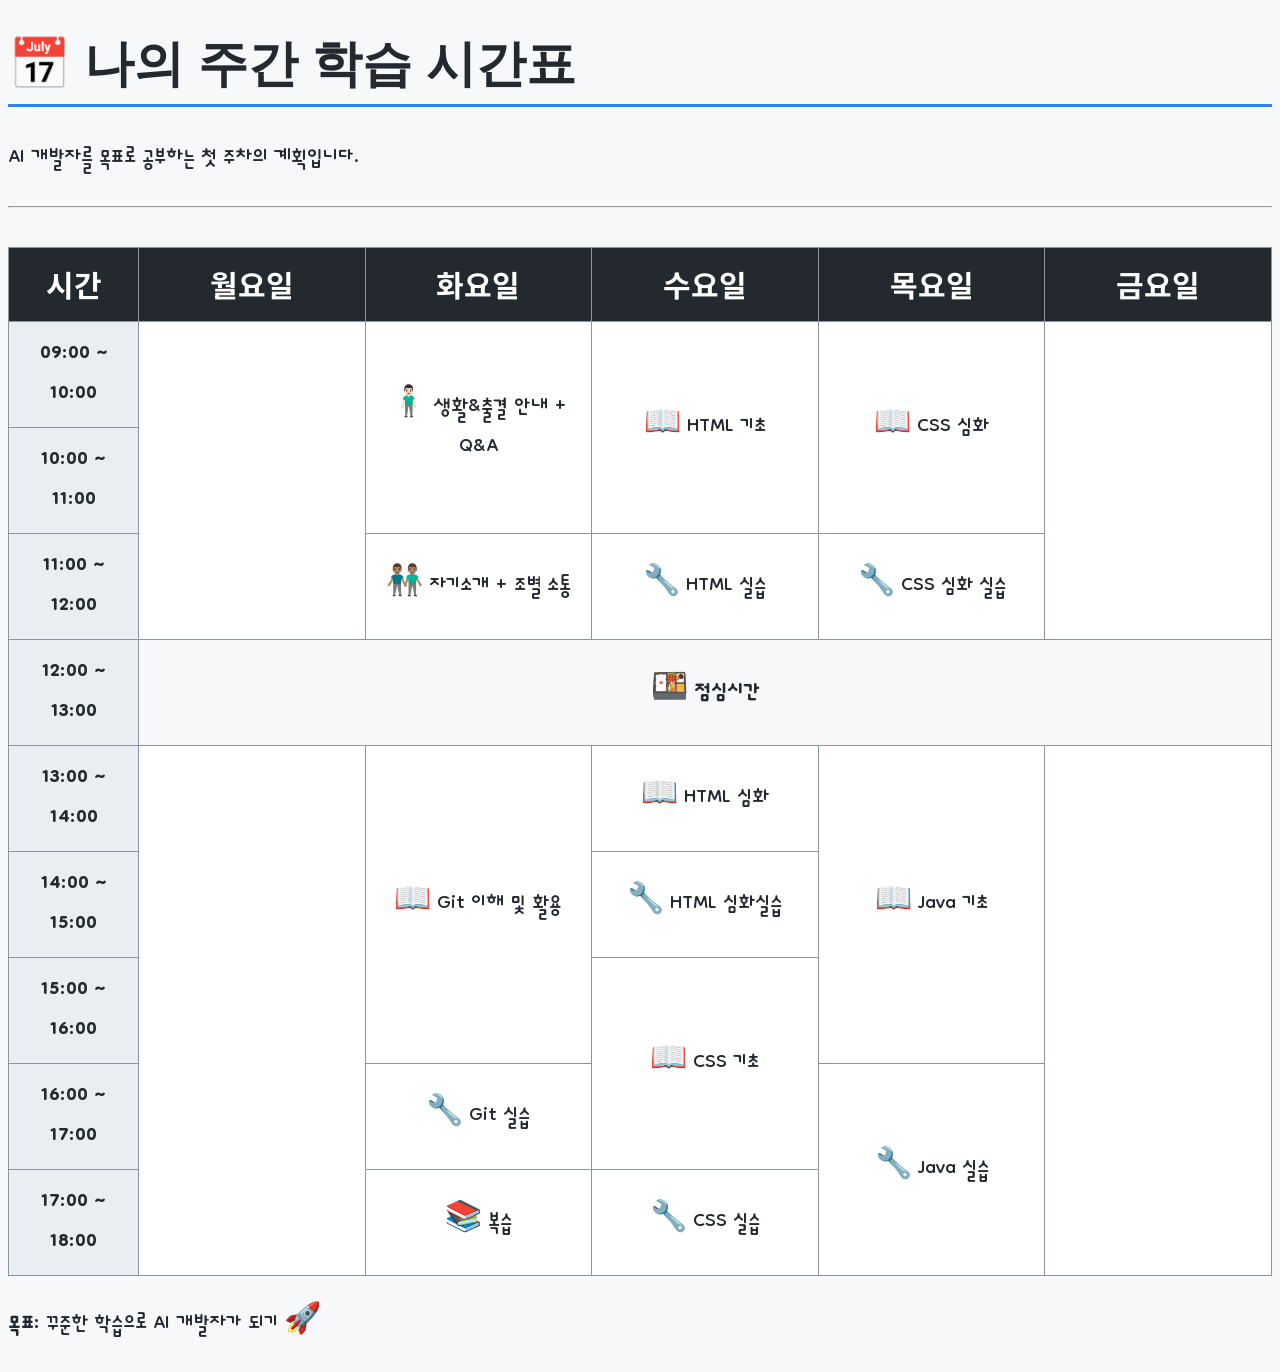
<file: html/myClass.html>
<!DOCTYPE html>
<html lang="ko">

<head>
    <meta charset="UTF-8">
    <title>나의 강의 시간표</title>

    <link rel="stylesheet" href="../css/style.css">
    <meta name="viewport" content="width=device-width, initial-scale=1.0">
</head>

<body>

    <h1>📅 나의 주간 학습 시간표</h1>

    <p>
        AI 개발자를 목표로 공부하는 첫 주차의 계획입니다.
    </p>

    <hr>


    <div class="table-wrapper">
        <table border="1" cellspacing="0" cellpadding="8">

            <thead>
                <tr bgcolor="lightgray">
                    <th>시간</th>
                    <th>월요일</th>
                    <th>화요일</th>
                    <th>수요일</th>
                    <th>목요일</th>
                    <th>금요일</th>
                </tr>
            </thead>

            <tbody>

                <tr>
                    <td bgcolor="lightgray">09:00 ~ 10:00</td>
                    <td rowspan="3"> </td> <!--월요일-->
                    <td rowspan="2">🧍🏻‍♂️ 생활&출결 안내 + Q&A</td>
                    <td rowspan="2">📖 HTML 기초</td>
                    <td rowspan="2">📖 CSS 심화</td>
                    <td rowspan="3"></td>
                </tr>

                <tr>
                    <td bgcolor="lightgray">10:00 ~ 11:00</td>


                </tr>

                <tr>
                    <td bgcolor="lightgray">11:00 ~ 12:00</td>
                    <td>👬🏽 자기소개 + 조별 소통</td>
                    <td>🔧 HTML 실습</td>
                    <td>🔧 CSS 심화 실습</td>
                </tr>

                <tr bgcolor="lightgray">
                    <td bgcolor="lightgray">12:00 ~ 13:00</td>
                    <td colspan="5" align="center">🍱 점심시간</td>
                </tr>

                <tr>
                    <td bgcolor="lightgray">13:00 ~ 14:00</td>
                    <td rowspan="5"></td> <!--월요일-->
                    <td rowspan="3">📖 Git 이해 및 활용</td>
                    <td>📖 HTML 심화</td>
                    <td rowspan="3">📖 Java 기초</td>
                    <td rowspan="5"></td> <!--금요일-->
                </tr>

                <tr>
                    <td bgcolor="lightgray">14:00 ~ 15:00</td>
                    <td>🔧 HTML 심화실습</td>
                </tr>

                <tr>
                    <td bgcolor="lightgray">15:00 ~ 16:00</td>
                    <td rowspan="2">📖 CSS 기초</td>

                </tr>

                <tr>
                    <td bgcolor="lightgray">16:00 ~ 17:00</td>
                    <td>🔧 Git 실습</td>
                    <td rowspan="2">🔧 Java 실습</td>
                </tr>

                <tr>
                    <td bgcolor="lightgray">17:00 ~ 18:00</td>
                    <td>📚 복습</td>
                    <td>🔧 CSS 실습</td>



                </tr>

            </tbody>

        </table>
    </div>


    <p>
        <strong>목표:</strong> 꾸준한 학습으로 AI 개발자가 되기 🚀
    </p>

    <script src="../script/theme.js"></script>

</body>

</html>
</file>
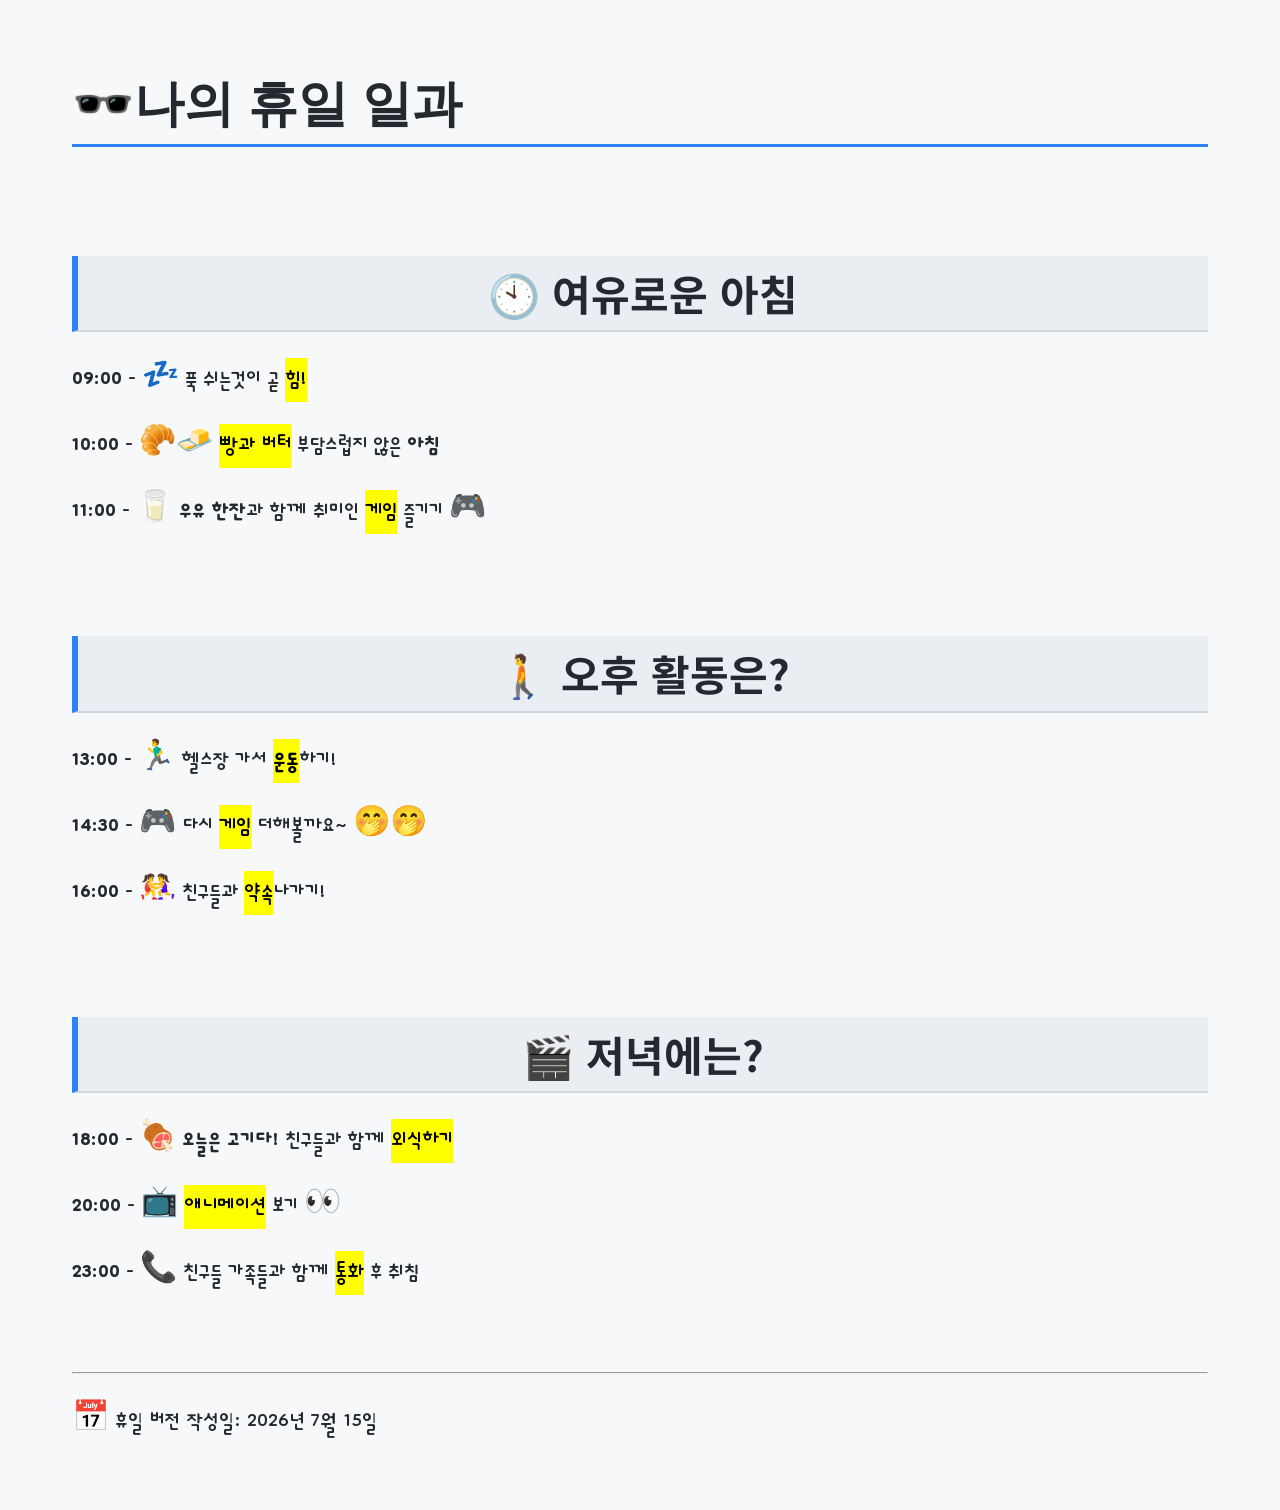
<file: html/myHoliday.html>
<!DOCTYPE html>
<html lang="ko">

<head>
    <meta charset="UTF-8">
    <meta name="viewport" content="width=device-width, initial-scale=1.0">
    <title>신용민의 휴일 일과</title>

    <link rel="stylesheet" href="../css/style.css">
</head>

<body>
    <div class="container">

        <h1> 🕶️나의 휴일 일과</h1>
        <br>

        <h2> 🕙 여유로운 아침 </h2>
        <p><b>09:00</b> - 💤 푹 쉬는것이 곧 <mark>힘!</mark></p>
        <p><b>10:00</b> - 🥐🧈 <mark>빵과 버터</mark> 부담스럽지 않은 <b>아침</b> </p>
        <p><b>11:00</b> - 🥛 <b>우유 한잔</b>과 함께 취미인 <mark>게임</mark> 즐기기 🎮 </p>
        <br>

        <h2> 🚶 오후 활동은? </h2>
        <p><b>13:00</b> - 🏃‍♂️ 헬스장 가서 <b><mark>운동</mark></b>하기!</p>
        <p><b>14:30</b> - 🎮 다시 <mark>게임</mark> 더해볼까요~ 🤭🤭 </p>
        <p><b>16:00</b> - 🤼‍♀️ 친구들과 <mark>약속</mark>나가기! </p>
        <br>

        <h2> 🎬 저녁에는? </h2>
        <p><b>18:00</b> - 🍖 <b>오늘은 고기다!</b> 친구들과 함께 <mark>외식하기</mark></p>
        <p><b>20:00</b> - 📺 <mark>애니메이션</mark> 보기 👀 </p>
        <p><b>23:00</b> - 📞 친구들 가족들과 함께 <mark>통화</mark> 후 취침 </p>
        <br>
        <hr>

        <p>📅 휴일 버전 작성일: 2026년 7월 15일</p>

    </div>

    <script src="../script/theme.js"></script>
</body>

</html>
</file>
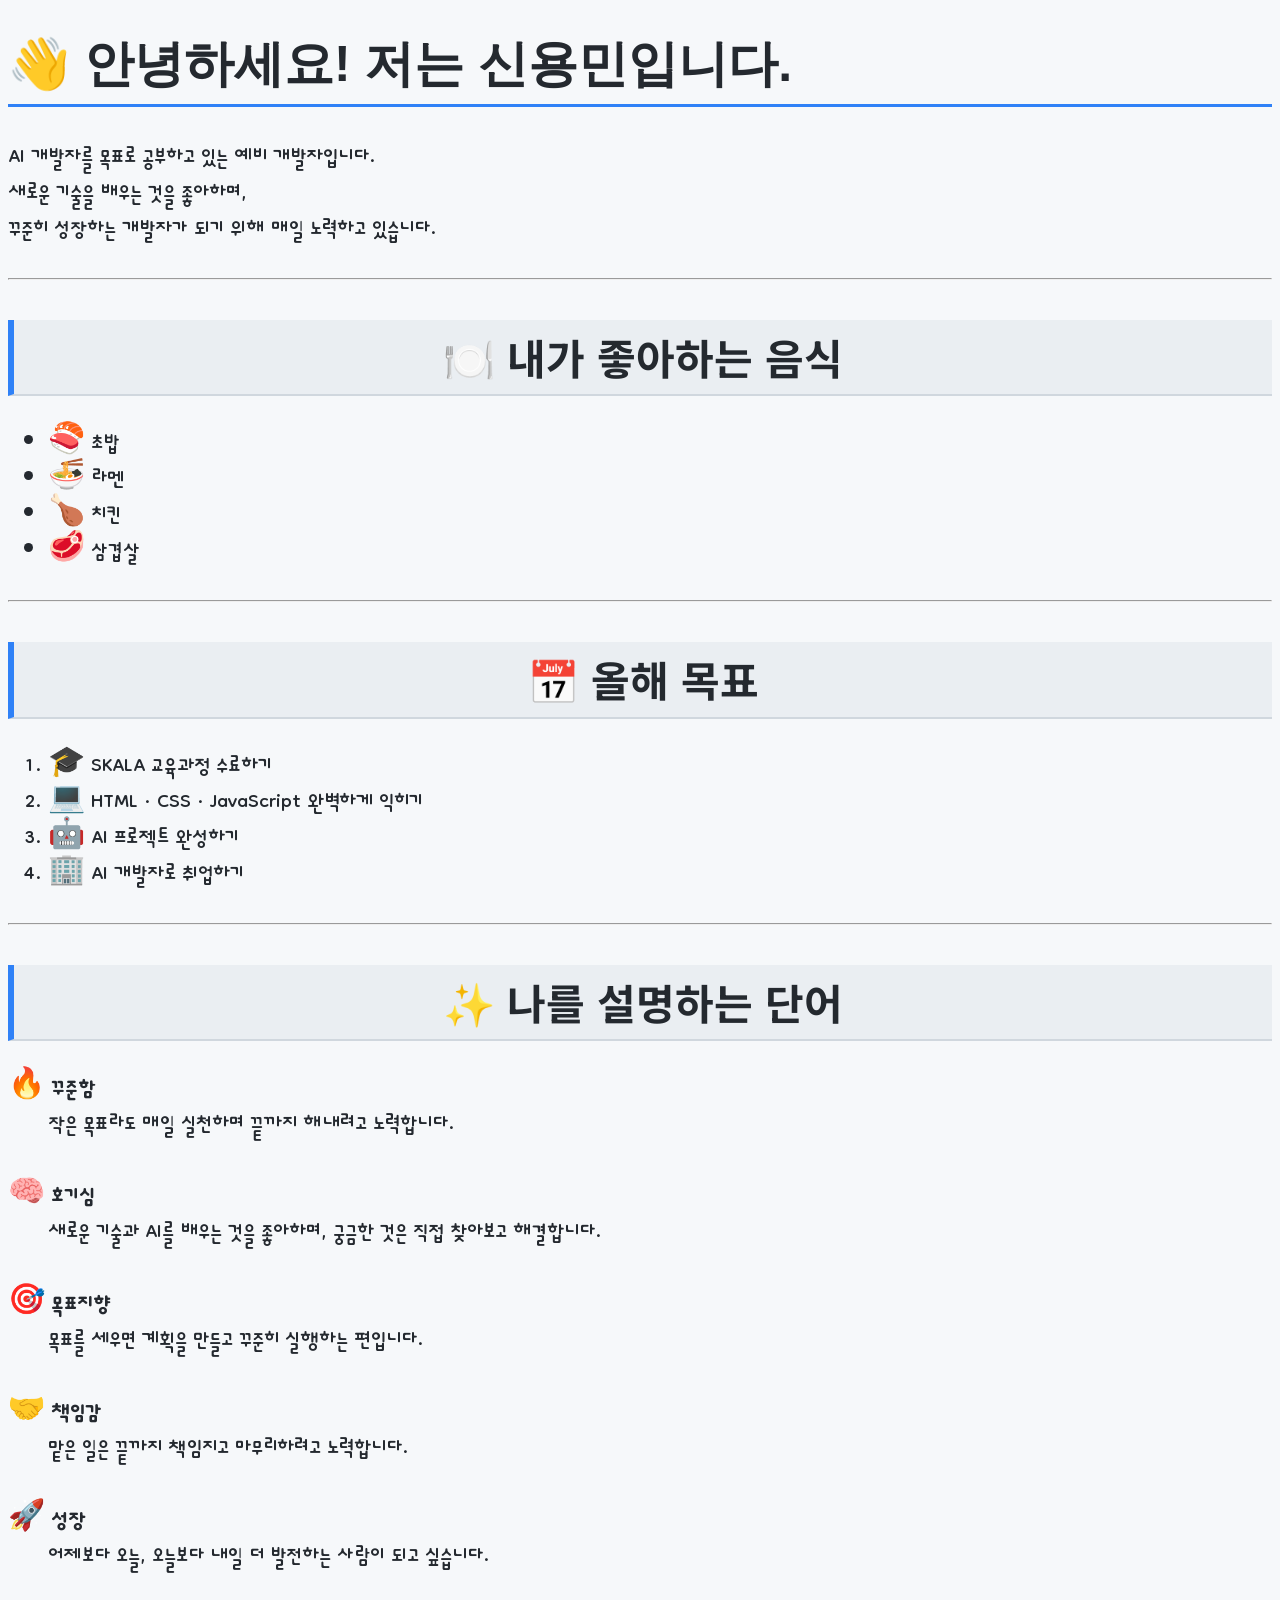
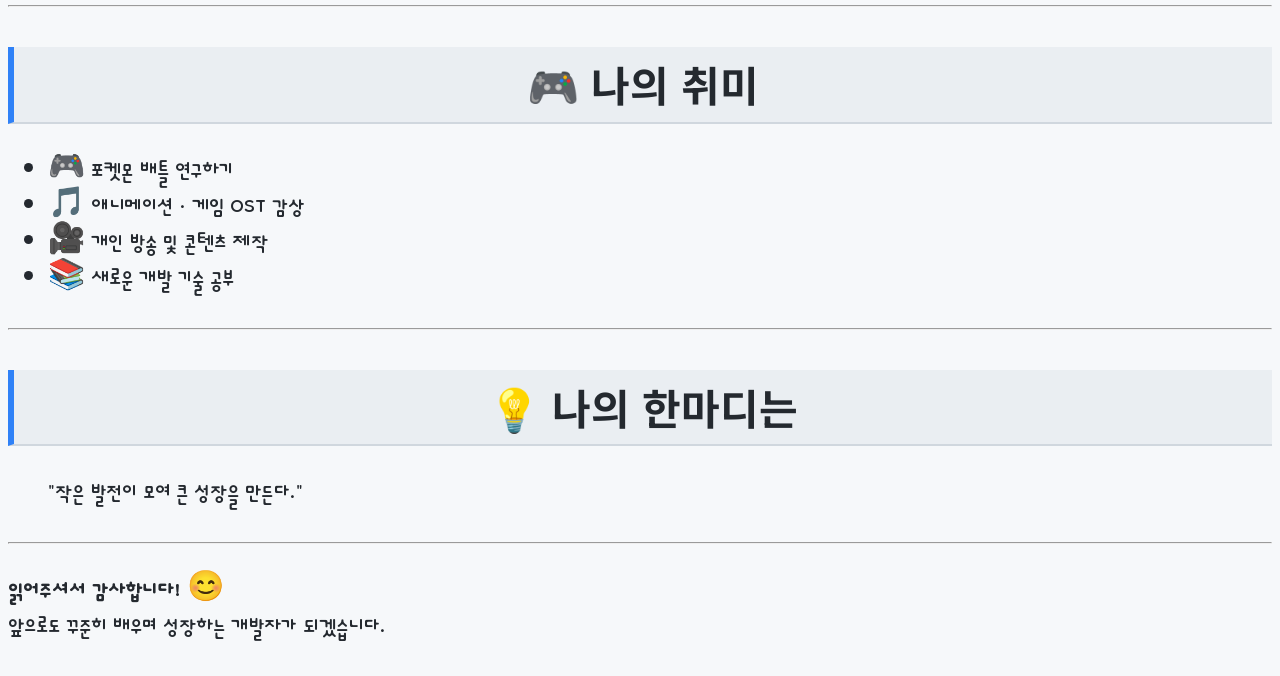
<file: html/myProfile.html>
<!DOCTYPE html>
<html lang="ko">

<head>
    <meta charset="UTF-8">
    <title>My Profile</title>

    <link rel="stylesheet" href="../css/style.css">
    <meta name="viewport" content="width=device-width, initial-scale=1.0">
</head>

<body>

    <h1>👋 안녕하세요! 저는 신용민입니다.</h1>

    <p>
        AI 개발자를 목표로 공부하고 있는 예비 개발자입니다.<br>
        새로운 기술을 배우는 것을 좋아하며,<br>
        꾸준히 성장하는 개발자가 되기 위해 매일 노력하고 있습니다.
    </p>

    <hr>

    <h2>🍽️ 내가 좋아하는 음식</h2>

    <ul>
        <li>🍣 초밥</li>
        <li>🍜 라멘</li>
        <li>🍗 치킨</li>
        <li>🥩 삼겹살</li>
    </ul>

    <hr>

    <h2>📅 올해 목표</h2>

    <ol>
        <li>🎓 SKALA 교육과정 수료하기</li>
        <li>💻 HTML · CSS · JavaScript 완벽하게 익히기</li>
        <li>🤖 AI 프로젝트 완성하기</li>
        <li>🏢 AI 개발자로 취업하기</li>
    </ol>

    <hr>

    <h2>✨ 나를 설명하는 단어</h2>

    <dl>

        <dt><strong>🔥 꾸준함</strong></dt>
        <dd>
            작은 목표라도 매일 실천하며 끝까지 해내려고 노력합니다.
        </dd>

        <br>

        <dt><strong>🧠 호기심</strong></dt>
        <dd>
            새로운 기술과 AI를 배우는 것을 좋아하며,
            궁금한 것은 직접 찾아보고 해결합니다.
        </dd>

        <br>

        <dt><strong>🎯 목표지향</strong></dt>
        <dd>
            목표를 세우면 계획을 만들고 꾸준히 실행하는 편입니다.
        </dd>

        <br>

        <dt><strong>🤝 책임감</strong></dt>
        <dd>
            맡은 일은 끝까지 책임지고 마무리하려고 노력합니다.
        </dd>

        <br>

        <dt><strong>🚀 성장</strong></dt>
        <dd>
            어제보다 오늘, 오늘보다 내일 더 발전하는 사람이 되고 싶습니다.
        </dd>

    </dl>

    <hr>

    <h2>🎮 나의 취미</h2>

    <ul>
        <li>🎮 포켓몬 배틀 연구하기</li>
        <li>🎵 애니메이션 · 게임 OST 감상</li>
        <li>🎥 개인 방송 및 콘텐츠 제작</li>
        <li>📚 새로운 개발 기술 공부</li>
    </ul>

    <hr>

    <h2>💡 나의 한마디는 </h2>

    <blockquote>
        "작은 발전이 모여 큰 성장을 만든다."
    </blockquote>

    <hr>

    <p>
        <strong>읽어주셔서 감사합니다! 😊</strong><br>
        앞으로도 꾸준히 배우며 성장하는 개발자가 되겠습니다.
    </p>

    <script src="../script/theme.js"></script>

</body>

</html>
</file>
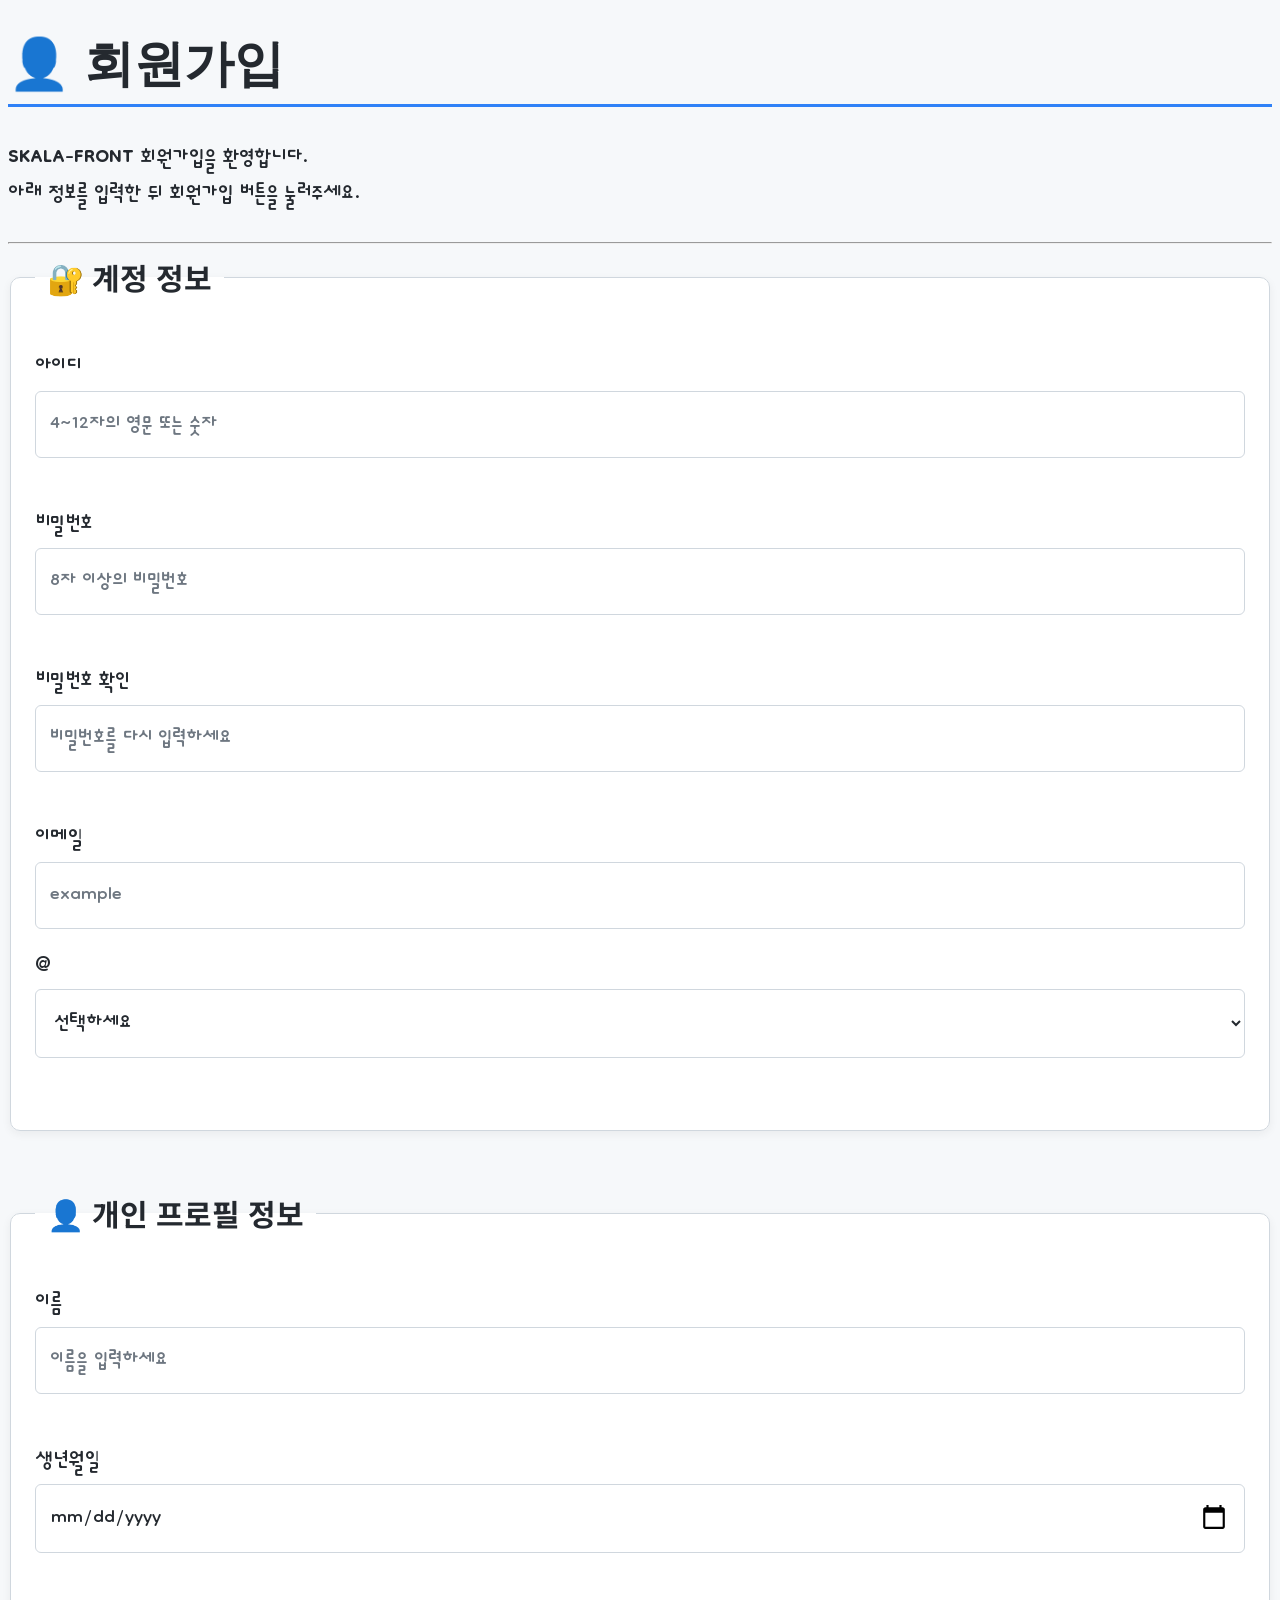
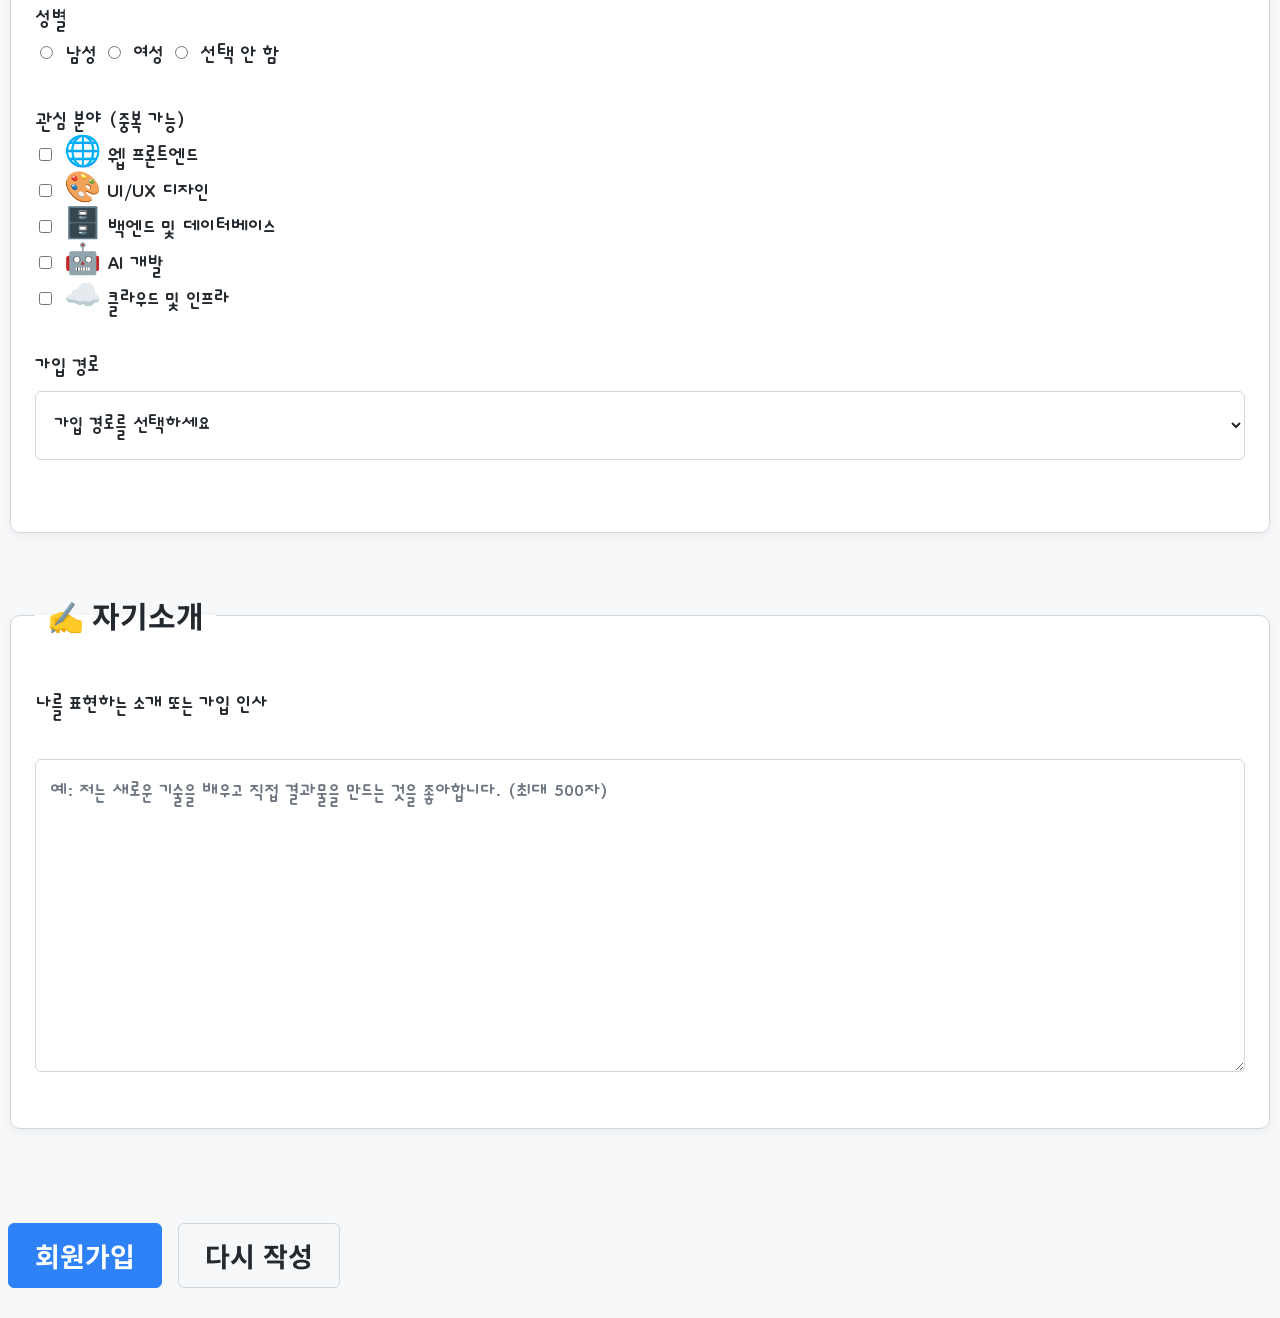
<file: html/signUp.html>
<!DOCTYPE html>
<html lang="ko">

<head>
    <meta charset="UTF-8">
    <meta name="viewport" content="width=device-width, initial-scale=1.0">

    <title>SKALA-FRONT 회원가입</title>

    <link rel="stylesheet" href="../css/style.css">
</head>

<body>

    <h1>👤 회원가입</h1>

    <p>
        <strong>SKALA-FRONT</strong> 회원가입을 환영합니다.<br>
        아래 정보를 입력한 뒤 회원가입 버튼을 눌러주세요.
    </p>

    <hr>

    <form action="signUpResult.html" method="get">

        <!-- 계정 정보 -->
        <fieldset>
            <legend>🔐 계정 정보</legend>

            <p>
                <label for="userId">아이디</label><br>

                <input type="text" id="userId" name="userId" placeholder="4~12자의 영문 또는 숫자" minlength="4" maxlength="12"
                    required>
            </p>

            <p>
                <label for="password">비밀번호</label><br>

                <input type="password" id="password" name="password" placeholder="8자 이상의 비밀번호" minlength="8" required>
            </p>

            <p>
                <label for="passwordCheck">비밀번호 확인</label><br>

                <input type="password" id="passwordCheck" name="passwordCheck" placeholder="비밀번호를 다시 입력하세요"
                    minlength="8" required>
            </p>

            <p>
                <label for="emailId">이메일</label><br>

                <input type="text" id="emailId" name="emailId" placeholder="example" required>

                @

                <select id="emailDomain" name="emailDomain" required>
                    <option value="">선택하세요</option>
                    <option value="gmail.com">gmail.com</option>
                    <option value="naver.com">naver.com</option>
                    <option value="daum.net">daum.net</option>
                    <option value="direct">직접 입력</option>
                </select>
            </p>
        </fieldset>

        <br>

        <!-- 개인 프로필 정보 -->
        <fieldset>
            <legend>👤 개인 프로필 정보</legend>

            <p>
                <label for="userName">이름</label><br>

                <input type="text" id="userName" name="userName" placeholder="이름을 입력하세요" required>
            </p>

            <p>
                <label for="birthDate">생년월일</label><br>

                <input type="date" id="birthDate" name="birthDate" required>
            </p>

            <p>
                <span>성별</span><br>

                <input type="radio" id="male" name="gender" value="male" required>
                <label for="male">남성</label>

                <input type="radio" id="female" name="gender" value="female">
                <label for="female">여성</label>

                <input type="radio" id="none" name="gender" value="none">
                <label for="none">선택 안 함</label>
            </p>

            <p>
                <span>관심 분야 (중복 가능)</span><br>

                <input type="checkbox" id="frontend" name="interest" value="frontend">
                <label for="frontend">🌐 웹 프론트엔드</label><br>

                <input type="checkbox" id="design" name="interest" value="design">
                <label for="design">🎨 UI/UX 디자인</label><br>

                <input type="checkbox" id="backend" name="interest" value="backend">
                <label for="backend">🗄️ 백엔드 및 데이터베이스</label><br>

                <input type="checkbox" id="ai" name="interest" value="ai">
                <label for="ai">🤖 AI 개발</label><br>

                <input type="checkbox" id="cloud" name="interest" value="cloud">
                <label for="cloud">☁️ 클라우드 및 인프라</label>
            </p>

            <p>
                <label for="joinPath">가입 경로</label><br>

                <select id="joinPath" name="joinPath" required>
                    <option value="">가입 경로를 선택하세요</option>
                    <option value="search">검색 엔진</option>
                    <option value="friend">지인 추천</option>
                    <option value="sns">SNS</option>
                    <option value="education">교육 과정 안내</option>
                    <option value="other">기타</option>
                </select>
            </p>
        </fieldset>

        <br>

        <!-- 자기소개 -->
        <fieldset>
            <legend>✍️ 자기소개</legend>

            <p>
                <label for="introduction">
                    나를 표현하는 소개 또는 가입 인사
                </label>
            </p>

            <textarea id="introduction" name="introduction" rows="7" cols="60" maxlength="500"
                placeholder="예: 저는 새로운 기술을 배우고 직접 결과물을 만드는 것을 좋아합니다. (최대 500자)" required></textarea>
        </fieldset>

        <br>

        <!-- 버튼 -->
        <p>
            <input type="submit" class="btn-submit" value="회원가입">

            <input type="reset" class="btn-reset" value="다시 작성">
        </p>

    </form>

    <script src="../script/theme.js"></script>

</body>

</html>
</file>
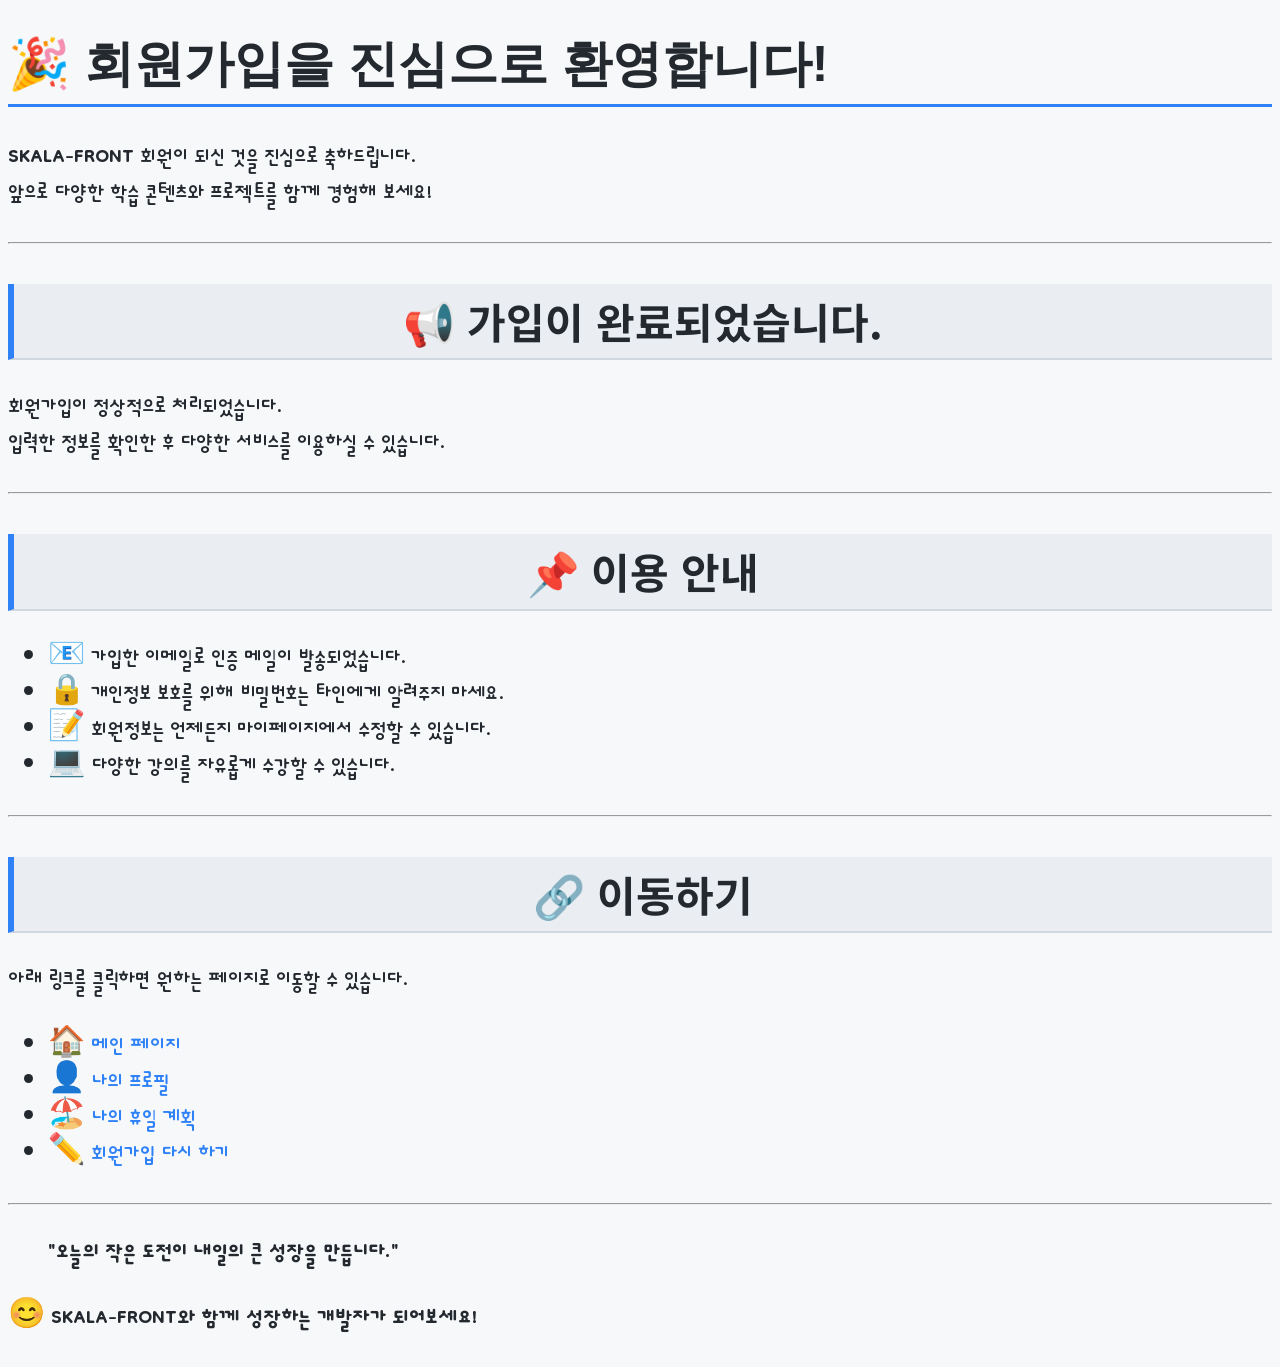
<file: html/signUpResult.html>
<!DOCTYPE html>
<html lang="ko">

<head>
    <meta charset="UTF-8">
    <title>회원가입 완료</title>

    <link rel="stylesheet" href="../css/style.css">
    <meta name="viewport" content="width=device-width, initial-scale=1.0">
</head>

<body>

    <h1>🎉 회원가입을 진심으로 환영합니다!</h1>

    <p>
        <strong>SKALA-FRONT</strong> 회원이 되신 것을 진심으로 축하드립니다.<br>
        앞으로 다양한 학습 콘텐츠와 프로젝트를 함께 경험해 보세요!
    </p>

    <hr>

    <h2>📢 가입이 완료되었습니다.</h2>

    <p>
        회원가입이 정상적으로 처리되었습니다.<br>
        입력한 정보를 확인한 후 다양한 서비스를 이용하실 수 있습니다.
    </p>

    <hr>

    <h2>📌 이용 안내</h2>

    <ul>
        <li>📧 가입한 이메일로 인증 메일이 발송되었습니다.</li>
        <li>🔒 개인정보 보호를 위해 비밀번호는 타인에게 알려주지 마세요.</li>
        <li>📝 회원정보는 언제든지 마이페이지에서 수정할 수 있습니다.</li>
        <li>💻 다양한 강의를 자유롭게 수강할 수 있습니다.</li>
    </ul>

    <hr>

    <h2>🔗 이동하기</h2>

    <p>아래 링크를 클릭하면 원하는 페이지로 이동할 수 있습니다.</p>

    <ul>
        <li><a href="index.html">🏠 메인 페이지</a></li>
        <li><a href="myProfile.html">👤 나의 프로필</a></li>
        <li><a href="myHoliday.html">🏖️ 나의 휴일 계획</a></li>
        <li><a href="signUp.html">✏️ 회원가입 다시 하기</a></li>
    </ul>

    <hr>

    <blockquote>
        <strong>"오늘의 작은 도전이 내일의 큰 성장을 만듭니다."</strong>
    </blockquote>

    <p>
        😊 <strong>SKALA-FRONT와 함께 성장하는 개발자가 되어보세요!</strong>
    </p>

    <script>
        alert("🎉 회원가입을 축하합니다!");
    </script>

    <script src="../script/theme.js"></script>

</body>

</html>
</file>
<file: css/style.css>
@import url('https://fonts.googleapis.com/css2?family=Dongle&display=swap');
@import url('https://fonts.googleapis.com/css2?family=Geist+Pixel&family=Noto+Sans+KR:wght@100..900&display=swap');

body {
    font-family: 'Dongle', sans-serif;
    line-height: 1.2;
    color: #24292F;
    background-color: #F6F8FA;
    font-size: 30px;
}

/* 메인 제목 */
h1 {
    font-family: 'Geist Pixel', sans-serif;
    color: #24292F;
    font-size: 50px;
    padding-bottom: 10px;
    border-bottom: 3px solid #2F81F7;
}

/* 부제목 */
h2 {
    font-family: 'Noto Sans KR', sans-serif;

    color: #24292F;

    font-size: 42px;
    font-weight: 700;

    text-align: center;

    background-color: #EAEEF2;

    padding: 12px 16px;

    border-left: 6px solid #2F81F7;
    border-bottom: 2px solid #D0D7DE;

    margin-top: 40px;
    margin-bottom: 18px;
}

/* 소제목 */
h3 {
    font-family: 'Noto Sans KR', sans-serif;

    color: #24292F;

    font-size: 38px;

    padding-bottom: 5px;

    border-bottom: 2px solid #2F81F7;

    margin-top: 25px;
    margin-bottom: 10px;
}

/* 링크 */
a {
    font-family: 'Dongle', sans-serif;

    color: #2F81F7;

    text-decoration: none;

    transition: all 0.2s ease;
}

/* 링크 Hover */
a:hover {
    color: #1F6FEB;

    text-decoration: underline;
    text-decoration-color: #1F6FEB;
    text-decoration-thickness: 2px;
}

/* ==========================================================================
   [미션 2] 실습과제 박스 모델의 이해
   ========================================================================== */

/* 모든 요소의 크기 계산 방식을 border-box로 통일 */
* {
    box-sizing: border-box;
}

/* 전체 콘텐츠 폭 제한 및 중앙 정렬 */
.container {
    max-width: 1200px;
    margin: 0 auto;
    padding: 32px;
}

/* 여행 앨범 개별 카드 */
.trip-card {
    background-color: #ffffff;
    border: 1px solid #d0d7de;
    border-left: 5px solid #2f81f7;
    border-radius: 10px;

    padding: 22px;
    margin-bottom: 28px;

    box-shadow: 0 3px 10px rgba(31, 35, 40, 0.08);
}

/* 카드 내부 이미지 */
.trip-card img {
    display: block;
    width: 100%;
    max-width: 100%;
    height: auto;

    margin-bottom: 16px;
    border: 1px solid #d8dee4;
    border-radius: 8px;
}

  /* 메인 페이지 대표 사진 반응형 처리 */
  main figure {
      margin-left: 0;
      margin-right: 0;
  }

  main figure img {
      display: block;
      width: 100%;
      max-width: 450px;
      height: auto;

      margin: 0 auto;
  }

/* 여행 영상 */
video {
    width: 450px;
    max-width: 100%;
    height: auto;

    border: 1px solid #d8dee4;
    border-radius: 8px;

    box-shadow: 0 3px 10px rgba(31, 35, 40, 0.08);
}

  /* 작은 화면에서 시간표 가로 스크롤 */
  .table-wrapper {
      width: 100%;
      overflow-x: auto;
      -webkit-overflow-scrolling: touch;
  }

  /* 시간표가 일정 크기 이하로 찌그러지지 않도록 설정 */
  .table-wrapper table {
      width: 100%;
      min-width: 900px;
  }

/* 시간표 테이블 */
table {
    width: 100%;
    margin-top: 24px;

    border-collapse: collapse;
    table-layout: fixed;

    background-color: #ffffff;
    border: 1px solid #8c959f;

    box-shadow: 0 3px 10px rgba(31, 35, 40, 0.08);
}

/* 시간표의 제목 셀과 일반 셀 */
th,
td {
    padding: 12px 10px;

    border: 1px solid #8c959f;

    text-align: center;
    vertical-align: middle;

    line-height: 1.35;
    word-break: keep-all;
    overflow-wrap: break-word;
}

/* 시간 헤더 */
th:first-child {
    width: 130px;
    min-width: 130px;
}

/* 시간 열 */
td:first-child {
    width: 130px;
    min-width: 130px;

    background-color: #eaeef2;
    font-weight: 700;
}

/* 요일 열 */
th:not(:first-child) {
    min-width: 150px;
}

/* 시간표 헤더 */
th {
    background-color: #24292f;
    color: #ffffff;

    font-family: 'Noto Sans KR', sans-serif;
    font-weight: 700;
    padding: 16px 10px;
}

/* rowspan, colspan 셀도 가운데 정렬 */
td[rowspan],
td[colspan] {
    vertical-align: middle;
    text-align: center;
}

/* 점심시간처럼 여러 칸을 합친 셀 */
td[colspan] {
    background-color: #f6f8fa;
    font-weight: 700;
}

/* ==========================================================================
   [미션 3] 가독성 높은 회원가입 폼
   ========================================================================== */

/* 입력 항목 그룹 상자 */
fieldset {
    margin-bottom: 28px;
    padding: 24px;

    background-color: #ffffff;
    border: 1px solid #d0d7de;
    border-radius: 10px;

    box-shadow: 0 3px 10px rgba(31, 35, 40, 0.06);
}

/* 그룹 제목 */
legend {
    padding: 0 12px;

    color: #24292f;
    font-family: 'Noto Sans KR', sans-serif;
    font-weight: 700;
}

/* 텍스트형 입력 요소 공통 디자인 */
input[type="text"],
input[type="password"],
input[type="email"],
input[type="date"],
select,
textarea {
    width: 100%;

    margin-top: 6px;
    margin-bottom: 18px;
    padding: 12px 14px;

    color: #24292f;
    background-color: #ffffff;

    border: 1px solid #d0d7de;
    border-radius: 6px;

    font-family: inherit;
    font-size: 0.95em;

    transition:
        border-color 0.2s ease,
        box-shadow 0.2s ease,
        background-color 0.2s ease;
}

/* 입력창을 선택했을 때 */
input[type="text"]:focus,
input[type="password"]:focus,
input[type="email"]:focus,
input[type="date"]:focus,
select:focus,
textarea:focus {
    outline: none;

    border-color: #2f81f7;
    box-shadow: 0 0 0 3px rgba(47, 129, 247, 0.18);
    background-color: #f6f8fa;
}

/* 입력 안내 문구 색상 */
input::placeholder,
textarea::placeholder {
    color: #6e7781;
}

/* 라디오 버튼과 체크박스 */
input[type="radio"],
input[type="checkbox"] {
    width: auto;
    margin-right: 6px;

    accent-color: #2f81f7;
    cursor: pointer;
}

/* 라디오·체크박스 옆의 글자도 클릭 가능하다는 느낌 */
input[type="radio"]+label,
input[type="checkbox"]+label {
    cursor: pointer;
}

/* 자기소개 입력창 */
textarea {
    min-height: 140px;
    resize: vertical;
}

/* 버튼 공통 디자인 */
.btn-submit,
.btn-reset {
    padding: 12px 26px;
    margin-right: 10px;

    border: 1px solid transparent;
    border-radius: 6px;

    font-family: 'Noto Sans KR', sans-serif;
    font-size: 0.9em;
    font-weight: 700;

    cursor: pointer;

    transition:
        background-color 0.2s ease,
        border-color 0.2s ease,
        color 0.2s ease,
        transform 0.2s ease,
        box-shadow 0.2s ease;
}

/* 회원가입 버튼 */
.btn-submit {
    color: #ffffff;
    background-color: #2f81f7;
    border-color: #2f81f7;
}

/* 회원가입 버튼 hover */
.btn-submit:hover {
    background-color: #1f6feb;
    border-color: #1f6feb;

    transform: translateY(-2px);
    box-shadow: 0 5px 12px rgba(47, 129, 247, 0.25);
}

/* 다시 작성 버튼 */
.btn-reset {
    color: #24292f;
    background-color: #f6f8fa;
    border-color: #d0d7de;
}

/* 다시 작성 버튼 hover */
.btn-reset:hover {
    background-color: #eaeef2;
    border-color: #8c959f;

    transform: translateY(-2px);
    box-shadow: 0 5px 12px rgba(31, 35, 40, 0.12);
}

/* 버튼을 누르는 순간 */
.btn-submit:active,
.btn-reset:active {
    transform: translateY(0);
}

/* ==========================================================================
   [미션 4] 메뉴 바와 여행 앨범 레이아웃
   ========================================================================== */

nav ul {
    display: flex;
    flex-wrap: wrap;
    justify-content: center;
    align-items: stretch;

    gap: 14px;

    margin: 20px 0;
    padding: 20px;

    list-style: none;

    background-color: #ffffff;
    border: 1px solid #d0d7de;
    border-radius: 10px;
}

/* 메뉴를 한 줄에 3개씩 균형 있게 배치 */
nav li {
    flex: 1 1 250px;
    max-width: 340px;
    margin: 0;
}

/* 메뉴 버튼 */
nav a {
    display: flex;
    align-items: center;
    justify-content: center;
    gap: 7px;

    width: 100%;
    min-height: 62px;
    padding: 12px 16px;

    color: #2f81f7;
    background-color: #f6f8fa;

    border: 1px solid #d0d7de;
    border-radius: 8px;

    font-size: 22px;
    font-weight: 700;
    line-height: 1.2;

    text-align: center;
    text-decoration: none;
    white-space: nowrap;
}

/* 여행 앨범 Grid */
.trip-grid-container {
    display: grid;
    grid-template-columns: repeat(3, minmax(0, 1fr));
    gap: 24px;

    margin-top: 24px;
    margin-bottom: 32px;
}

/* figure 기본 여백 제거 */
.trip-card {
    margin: 0;
}

/* 메인 콘텐츠와 사이드바를 가로 배치 */
.content-wrapper {
    display: flex;
    gap: 28px;
    align-items: flex-start;

    margin-top: 24px;
    margin-bottom: 32px;
}

/* 메인 콘텐츠 영역 */
main {
    flex: 7;
    min-width: 0;

    padding: 24px;

    background-color: #ffffff;
    border: 1px solid #d0d7de;
    border-radius: 10px;

    box-shadow: 0 3px 10px rgba(31, 35, 40, 0.06);
}

/* 사이드바 영역 */
aside {
    flex: 3;
    min-width: 240px;

    padding: 22px;

    color: #24292f;
    background-color: #f6f8fa;

    border: 1px solid #d0d7de;
    border-radius: 10px;

    box-shadow: 0 3px 10px rgba(31, 35, 40, 0.06);
}

/* ==========================================================================
   사이드바 제목
   ========================================================================== */

aside h2,
aside h3 {
    font-family: 'Noto Sans KR', sans-serif;

    color: #24292F;

    font-size: 24px;
    font-weight: 700;
    line-height: 1.3;

    text-align: center;

    background-color: #EAEEF2;

    padding: 10px 12px;

    border-left: 6px solid #2F81F7;
    border-bottom: 2px solid #D0D7DE;

    border-radius: 6px;

    margin-bottom: 18px;

    display: flex;

    justify-content: center;

    align-items: center;

    gap: 8px;
}

aside h2 {
    margin-top: 0;
}

aside h3 {
    margin-top: 28px;
}

/* ==========================================================================
   [미션 5] 반응형 미디어 쿼리
   ========================================================================== */

@media (max-width: 768px) {

    /* 전체 콘텐츠 여백 */
    .container {
        padding: 16px;
    }

    /* 제목 크기 */
    h1 {
        font-size: 36px;
    }

    h2 {
        font-size: 24px;
        margin-top: 28px;
    }

    h3 {
        font-size: 20px;
    }

    /* 좁은 사이드바 안의 제목 */
    aside h2,
    aside h3 {
        font-size: 20px;
        padding: 8px 10px;
    }

    aside h2 {
        margin-top: 0;
    }

    aside h3 {
        margin-top: 22px;
    }

    /* 메인 메뉴를 1열로 배치 */
    nav ul {
        flex-direction: column;
        align-items: stretch;

        gap: 10px;
        padding: 12px;
    }

    nav li {
        width: 100%;
        max-width: none;
    }

    nav a {
        display: flex;
        align-items: center;
        justify-content: center;

        width: 100%;
        min-height: auto;
        padding: 10px 14px;

        font-size: 22px;
        text-align: center;
    }

    /* 본문과 사이드바를 세로 배치 */
    .content-wrapper {
        flex-direction: column;

        gap: 20px;
        margin-top: 18px;
        margin-bottom: 24px;
    }

    main,
    aside {
        width: 100%;
        min-width: 0;
        padding: 18px;
    }

    /* 여행 앨범 1열 */
    .trip-grid-container {
        grid-template-columns: 1fr;

        gap: 18px;
        margin-top: 18px;
        margin-bottom: 24px;
    }

    /* 시간표 */
    table {
        font-size: 22px;
    }

    th,
    td {
        padding: 8px;
    }

    /* 입력창 */
    input[type="text"],
    input[type="password"],
    input[type="email"],
    input[type="date"],
    select,
    textarea {
        font-size: 0.85em;
    }

    /* 회원가입 버튼 */
    .btn-submit,
    .btn-reset {
        width: 100%;
        margin-right: 0;
        margin-bottom: 10px;
    }
}

/* ==========================================================================
   [미션 6] 부드러운 전환(Transitions) 및 등장 애니메이션(Animations)
   ========================================================================== */

/* --------------------------------------------------------------------------
   1. 메뉴 바 링크 호버 효과
   -------------------------------------------------------------------------- */

nav a {
    /* 색상, 테두리, 위치, 그림자가 자연스럽게 변하도록 설정 */
    transition:
        background-color 0.3s ease,
        color 0.3s ease,
        border-color 0.3s ease,
        transform 0.3s ease,
        box-shadow 0.3s ease;
}

/* 메뉴에 마우스를 올렸을 때 */
nav a:hover {
    color: #ffffff;
    background-color: #2f81f7;
    border-color: #2f81f7;

    text-decoration: none;

    transform: translateY(-2px);
    box-shadow: 0 5px 12px rgba(47, 129, 247, 0.22);
}


/* --------------------------------------------------------------------------
   2. 회원가입 및 다시 작성 버튼 호버 효과
   -------------------------------------------------------------------------- */

.btn-submit,
.btn-reset {
    transition:
        background-color 0.2s ease,
        color 0.2s ease,
        border-color 0.2s ease,
        transform 0.2s ease,
        box-shadow 0.2s ease;
}

/* 회원가입 버튼 hover */
.btn-submit:hover {
    color: #ffffff;
    background-color: #1f6feb;
    border-color: #1f6feb;

    transform: translateY(-2px);
    box-shadow: 0 5px 12px rgba(47, 129, 247, 0.25);
}

/* 다시 작성 버튼 hover */
.btn-reset:hover {
    color: #24292f;
    background-color: #eaeef2;
    border-color: #8c959f;

    transform: translateY(-2px);
    box-shadow: 0 5px 12px rgba(31, 35, 40, 0.12);
}

/* 버튼을 실제로 누르는 순간 */
.btn-submit:active,
.btn-reset:active {
    transform: translateY(0);
    box-shadow: none;
}


/* --------------------------------------------------------------------------
   3. 여행 카드가 둥실 떠오르는 효과
   -------------------------------------------------------------------------- */

.trip-card {
    transition:
        transform 0.3s ease,
        box-shadow 0.3s ease,
        border-color 0.3s ease;
}

/* 여행 카드 hover */
.trip-card:hover {
    transform: translateY(-8px);
    border-color: #2f81f7;

    box-shadow: 0 12px 24px rgba(31, 35, 40, 0.16);
}

/* 시간표 셀 전환 효과 */
tbody td {
    transition:
        background-color 0.2s ease,
        box-shadow 0.2s ease;
}

/* 시간표 셀 hover */
tbody td:hover {
    background-color: #eef6ff;
    box-shadow: inset 0 0 0 2px #2f81f7;
}

/* --------------------------------------------------------------------------
   4. 메인 페이지 제목 등장 애니메이션
   -------------------------------------------------------------------------- */

@keyframes fadeInUp {
    from {
        opacity: 0;
        transform: translateY(20px);
    }

    to {
        opacity: 1;
        transform: translateY(0);
    }
}

/* index.html의 header 안 h1에 적용 */
header h1 {
    animation: fadeInUp 0.8s ease-out forwards;
}

  /* ==========================================================================
     [No 미션] JavaScript 실습 사이드바
     ========================================================================== */

  /* JavaScript 실습 사이드바 제목 */
  .sidebar-title {
      width: 100%;
      margin-top: 0;
      margin-bottom: 20px;
  }

  /* 사이드바 기능 카드 공통 디자인 */
  .game-section,
  .grade-section,
  .bag-section,
  .weather-section {
      display: flex;
      flex-direction: column;
      align-items: center;
      gap: 4px;

      width: 100%;
      margin: 0 0 20px;
      padding: 16px;

      background-color: #ffffff;
      border: 1px solid #d0d7de;
      border-radius: 12px;

      box-shadow: 0 3px 10px rgba(31, 35, 40, 0.08);
  }

  /* 마지막 카드 아래 여백 제거 */
  aside section:last-child {
      margin-bottom: 0;
  }

  /* 기능별 카드 왼쪽 테두리 */
  .game-section {
      border-left: 5px solid #2f81f7;
  }

  .grade-section {
      border-left: 5px solid #f97316;
  }

  .bag-section {
      border-left: 5px solid #168f50;
  }

  .weather-section {
      border-left: 5px solid #8b5cf6;
  }

  /* 사이드바 카드 제목 */
  .game-section h3,
  .grade-section h3,
  .bag-section h3,
  .weather-section h3 {
      width: 100%;
      margin-top: 0;
      margin-bottom: 12px;
  }

  /* 사이드바 안내 문구 */
  .game-section p,
  .grade-section p,
  .bag-section p,
  .weather-section p {
      margin: 8px 0 12px;
      padding: 0;

      color: #24292f;
      background: none;
      border: none;

      text-align: center;
      line-height: 1.4;
      font-weight: 700;
  }

  /* ==========================================================================
     게임 시작 버튼
     ========================================================================== */

  .game-section .game-button {
      width: 72%;
      padding: 10px 14px;

      color: #ffffff;
      background: linear-gradient(135deg, #2f81f7, #1f6feb);

      border: 1px solid #1f6feb;
      border-radius: 14px;

      font-family: 'Geist Pixel', sans-serif;
      font-size: 19px;
      font-weight: 700;
      letter-spacing: 0.5px;

      cursor: pointer;

      box-shadow:
          0 4px 10px rgba(47, 129, 247, 0.24),
          inset 0 1px 0 rgba(255, 255, 255, 0.25);

      transition:
          transform 0.2s ease,
          box-shadow 0.2s ease,
          filter 0.2s ease;
  }

  .game-section .game-button:hover {
      transform: translateY(-3px) scale(1.02);
      filter: brightness(1.06);

      box-shadow:
          0 8px 16px rgba(47, 129, 247, 0.32),
          inset 0 1px 0 rgba(255, 255, 255, 0.3);
  }

  .game-section .game-button:active {
      transform: translateY(1px) scale(0.98);

      box-shadow:
          0 2px 5px rgba(47, 129, 247, 0.2),
          inset 0 2px 4px rgba(0, 0, 0, 0.12);
  }

  /* ==========================================================================
     성적 확인 버튼
     ========================================================================== */

  .grade-section .grade-button {
      width: 72%;
      padding: 10px 14px;

      color: #ffffff;
      background: linear-gradient(135deg, #ff9f43, #f97316);

      border: 1px solid #ea580c;
      border-radius: 14px;

      font-family: 'Noto Sans KR', sans-serif;
      font-size: 18px;
      font-weight: 700;
      letter-spacing: 0.5px;

      cursor: pointer;

      box-shadow:
          0 4px 10px rgba(249, 115, 22, 0.3),
          inset 0 1px 0 rgba(255, 255, 255, 0.25);

      transition:
          transform 0.2s ease,
          box-shadow 0.2s ease,
          filter 0.2s ease;
  }

  .grade-section .grade-button:hover {
      color: #ffffff;
      background: linear-gradient(135deg, #ffb45e, #fb7c25);
      border-color: #ea580c;

      transform: translateY(-3px) scale(1.02);
      filter: brightness(1.05);

      box-shadow:
          0 8px 16px rgba(249, 115, 22, 0.38),
          inset 0 1px 0 rgba(255, 255, 255, 0.3);
  }

  .grade-section .grade-button:active {
      transform: translateY(1px) scale(0.98);

      box-shadow:
          0 2px 5px rgba(249, 115, 22, 0.25),
          inset 0 2px 4px rgba(0, 0, 0, 0.12);
  }

  /* ==========================================================================
     가방 열기 버튼
     ========================================================================== */

  .bag-section .bag-button {
      width: 72%;
      padding: 10px 14px;

      color: #ffffff;
      background: linear-gradient(135deg, #2fbf71, #168f50);

      border: 1px solid #168f50;
      border-radius: 14px;

      font-family: 'Noto Sans KR', sans-serif;
      font-size: 18px;
      font-weight: 700;
      letter-spacing: 0.5px;

      cursor: pointer;

      box-shadow:
          0 4px 10px rgba(22, 143, 80, 0.3),
          inset 0 1px 0 rgba(255, 255, 255, 0.25);

      transition:
          transform 0.2s ease,
          box-shadow 0.2s ease,
          filter 0.2s ease;
  }

  .bag-section .bag-button:hover {
      transform: translateY(-3px) scale(1.02);
      filter: brightness(1.08);

      box-shadow:
          0 8px 16px rgba(22, 143, 80, 0.38),
          inset 0 1px 0 rgba(255, 255, 255, 0.3);
  }

  .bag-section .bag-button:active {
      transform: translateY(1px) scale(0.98);

      box-shadow:
          0 2px 5px rgba(22, 143, 80, 0.25),
          inset 0 2px 4px rgba(0, 0, 0, 0.12);
  }

  /* ==========================================================================
     도시 위치 정보
     ========================================================================== */

  /* 도시 선택창 */
  .weather-section select {
      width: 100%;
      margin: 6px 0 12px;
      padding: 10px 12px;

      color: #24292f;
      background-color: #ffffff;

      border: 1px solid #8b5cf6;
      border-radius: 8px;

      font-family: 'Noto Sans KR', sans-serif;
      font-size: 15px;

      cursor: pointer;

      transition:
          border-color 0.2s ease,
          box-shadow 0.2s ease;
  }

  /* 도시 선택창을 선택했을 때 */
  .weather-section select:focus {
      outline: none;

      border-color: #7c3aed;
      box-shadow: 0 0 0 3px rgba(139, 92, 246, 0.18);
  }

  /* 도시 위치 결과 영역 */
  #weather-box {
      width: 100%;
      min-height: 80px;
      padding: 12px;

      color: #24292f;
      background-color: #f5f3ff;

      border: 1px solid #ddd6fe;
      border-radius: 8px;

      text-align: center;
  }

  /* 결과 영역 내부 제목 */
  #weather-box h4 {
      margin: 0 0 10px;

      color: #6d28d9;

      font-family: 'Noto Sans KR', sans-serif;
      font-size: 17px;
  }

  /* 결과 영역 내부 문구 */
  #weather-box p {
      margin: 4px 0;

      color: #24292f;

      font-size: 22px;
      line-height: 1.3;
      font-weight: 600;
  }

    /* ==========================================================================
     사이드바 카드별 제목 색상
     ========================================================================== */

  /* 게임 제목: 파란색 */
  .game-section h3 {
      color: #1f6feb;
      background-color: #eff6ff;

      border-left: 6px solid #2f81f7;
      border-bottom: 2px solid #2f81f7;
  }

  /* 성적 계산기 제목: 주황색 */
  .grade-section h3 {
      color: #c2410c;
      background-color: #fff7ed;

      border-left: 6px solid #f97316;
      border-bottom: 2px solid #f97316;
  }

  /* 가방 보기 제목: 초록색 */
  .bag-section h3 {
      color: #047857;
      background-color: #ecfdf5;

      border-left: 6px solid #168f50;
      border-bottom: 2px solid #168f50;
  }

  /* 도시 정보 제목: 보라색 */
  .weather-section h3 {
      color: #6d28d9;
      background-color: #f5f3ff;

      border-left: 6px solid #8b5cf6;
      border-bottom: 2px solid #8b5cf6;
  }
 
    /* 게임·성적·가방 버튼 크기 통일 */
  .game-section .game-button,
  .grade-section .grade-button,
  .bag-section .bag-button {
      width: 190px;
      max-width: 100%;
      min-height: 52px;
      padding: 10px 14px;

      font-size: 17px;
      line-height: 1.2;
      text-align: center;
  }
  
    /* 버튼 크기만 통일 */
  .game-section .game-button,
  .grade-section .grade-button,
  .bag-section .bag-button {
      width: 190px;
      max-width: 100%;
      min-height: 52px;
      padding: 10px 14px;

      font-size: 17px;
      line-height: 1.2;
      text-align: center;
  }

    /* ==========================================================================
     화면 테마 카드
     ========================================================================== */

  .theme-section {
      display: flex;
      flex-direction: column;
      align-items: center;
      gap: 4px;

      width: 100%;
      margin: 0 0 20px;
      padding: 16px;

      background-color: #ffffff;
      border: 1px solid #d0d7de;
      border-left: 5px solid #64748b;
      border-radius: 12px;

      box-shadow: 0 3px 10px rgba(31, 35, 40, 0.08);
  }

  .theme-section h3 {
      width: 100%;
      margin-top: 0;
      margin-bottom: 12px;

      color: #475569;
      background-color: #f1f5f9;

      border-left: 6px solid #64748b;
      border-bottom: 2px solid #64748b;
  }

  .theme-section p {
      margin: 8px 0 12px;
      padding: 0;

      color: #24292f;
      background: none;
      border: none;

      text-align: center;
      line-height: 1.4;
      font-weight: 700;
  }

  /* 테마 전환 버튼 */
  .theme-section .theme-button {
      width: 190px;
      max-width: 100%;
      min-height: 52px;
      padding: 10px 14px;

      color: #ffffff;
      background: linear-gradient(135deg, #64748b, #334155);

      border: 1px solid #334155;
      border-radius: 14px;

      font-family: 'Noto Sans KR', sans-serif;
      font-size: 17px;
      font-weight: 700;

      cursor: pointer;

      box-shadow: 0 4px 10px rgba(51, 65, 85, 0.3);

      transition:
          transform 0.2s ease,
          box-shadow 0.2s ease,
          filter 0.2s ease;
  }

  .theme-section .theme-button:hover {
      transform: translateY(-3px) scale(1.02);
      filter: brightness(1.1);

      box-shadow: 0 8px 16px rgba(51, 65, 85, 0.4);
  }

  .theme-section .theme-button:active {
      transform: translateY(1px) scale(0.98);
  }

  /* ==========================================================================
     다크 모드
     ========================================================================== */

  body.dark-mode {
      color: #e2e8f0;
      background-color: #0f172a;
  }

  body.dark-mode h1,
  body.dark-mode h2,
  body.dark-mode h3,
  body.dark-mode p,
  body.dark-mode li,
  body.dark-mode blockquote,
  body.dark-mode figcaption,
  body.dark-mode small {
      color: #e2e8f0;
  }

  body.dark-mode main,
  body.dark-mode aside,
  body.dark-mode nav ul,
  body.dark-mode fieldset,
  body.dark-mode .trip-card,
  body.dark-mode .game-section,
  body.dark-mode .grade-section,
  body.dark-mode .bag-section,
  body.dark-mode .weather-section,
  body.dark-mode .theme-section {
      background-color: #1e293b;
      border-color: #475569;
  }

  body.dark-mode h2,
  body.dark-mode aside h2,
  body.dark-mode aside h3 {
      background-color: #334155;
  }

  body.dark-mode nav a,
  body.dark-mode input,
  body.dark-mode select,
  body.dark-mode textarea {
      color: #e2e8f0;
      background-color: #0f172a;
      border-color: #64748b;
  }

  body.dark-mode nav a:hover {
      color: #ffffff;
      background-color: #2f81f7;
  }

  body.dark-mode table,
  body.dark-mode td {
      color: #e2e8f0;
      background-color: #1e293b;
      border-color: #64748b;
  }

  body.dark-mode th,
  body.dark-mode td:first-child,
  body.dark-mode td[colspan] {
      color: #ffffff;
      background-color: #334155;
  }

  body.dark-mode #weather-box {
      color: #e2e8f0;
      background-color: #0f172a;
      border-color: #8b5cf6;
  }

  body.dark-mode #weather-box h4,
  body.dark-mode #weather-box p {
      color: #e2e8f0;
  }

  /* 색상 전환 애니메이션 */
  body,
  main,
  aside,
  nav ul,
  section,
  h1,
  h2,
  h3,
  p,
  li,
  blockquote,
  fieldset,
  input,
  select,
  textarea,
  table,
  th,
  td,
  #weather-box {
      transition:
          color 0.25s ease,
          background-color 0.25s ease,
          border-color 0.25s ease;
  }

    /* ==========================================================================
     실시간 시계
     ========================================================================== */

  .clock-section {
      display: flex;
      flex-direction: column;
      align-items: center;

      width: 100%;
      margin: 0 0 20px;
      padding: 16px;

      background-color: #ffffff;

      border: 1px solid #d0d7de;
      border-left: 5px solid #0891b2;
      border-radius: 12px;

      box-shadow: 0 3px 10px rgba(31, 35, 40, 0.08);
  }

  /* 시계 카드 제목 */
  .clock-section h3 {
      width: 100%;
      margin-top: 0;
      margin-bottom: 12px;

      color: #0e7490;
      background-color: #ecfeff;

      border-left: 6px solid #0891b2;
      border-bottom: 2px solid #0891b2;
  }

  /* 날짜 및 시간 표시 영역 */
  #clock-box {
      width: 100%;
      padding: 14px;

      background-color: #ecfeff;

      border: 1px solid #a5f3fc;
      border-radius: 8px;

      text-align: center;
  }

  /* 날짜 */
  #clock-box p {
      margin: 0 0 8px;

      color: #164e63;

      font-size: 20px;
      line-height: 1.3;
      font-weight: 700;
  }

  /* 시간 */
  #clock-box strong {
      display: block;

      color: #0e7490;

      font-family: 'Geist Pixel', sans-serif;
      font-size: 24px;
      letter-spacing: 1px;
  }

  /* 다크 모드 시계 카드 */
  body.dark-mode .clock-section {
      background-color: #1e293b;
      border-color: #0891b2;
  }

  /* 다크 모드 시계 제목 */
  body.dark-mode .clock-section h3 {
      color: #67e8f9;
      background-color: #164e63;
  }

  /* 다크 모드 날짜 및 시간 영역 */
  body.dark-mode #clock-box {
      background-color: #0f172a;
      border-color: #0891b2;
  }

  body.dark-mode #clock-box p,
  body.dark-mode #clock-box strong {
      color: #67e8f9;
  }

    @media (max-width: 768px) {
      .game-section,
      .grade-section,
      .bag-section,
      .weather-section,
      .theme-section,
      .clock-section {
          padding: 14px;
      }

      .game-section .game-button,
      .grade-section .grade-button,
      .bag-section .bag-button,
      .theme-section .theme-button {
          width: 100%;
      }

      .weather-section select {
          font-size: 16px;
      }

      nav a {
          white-space: normal;
          word-break: keep-all;
      }
  }
</file>
